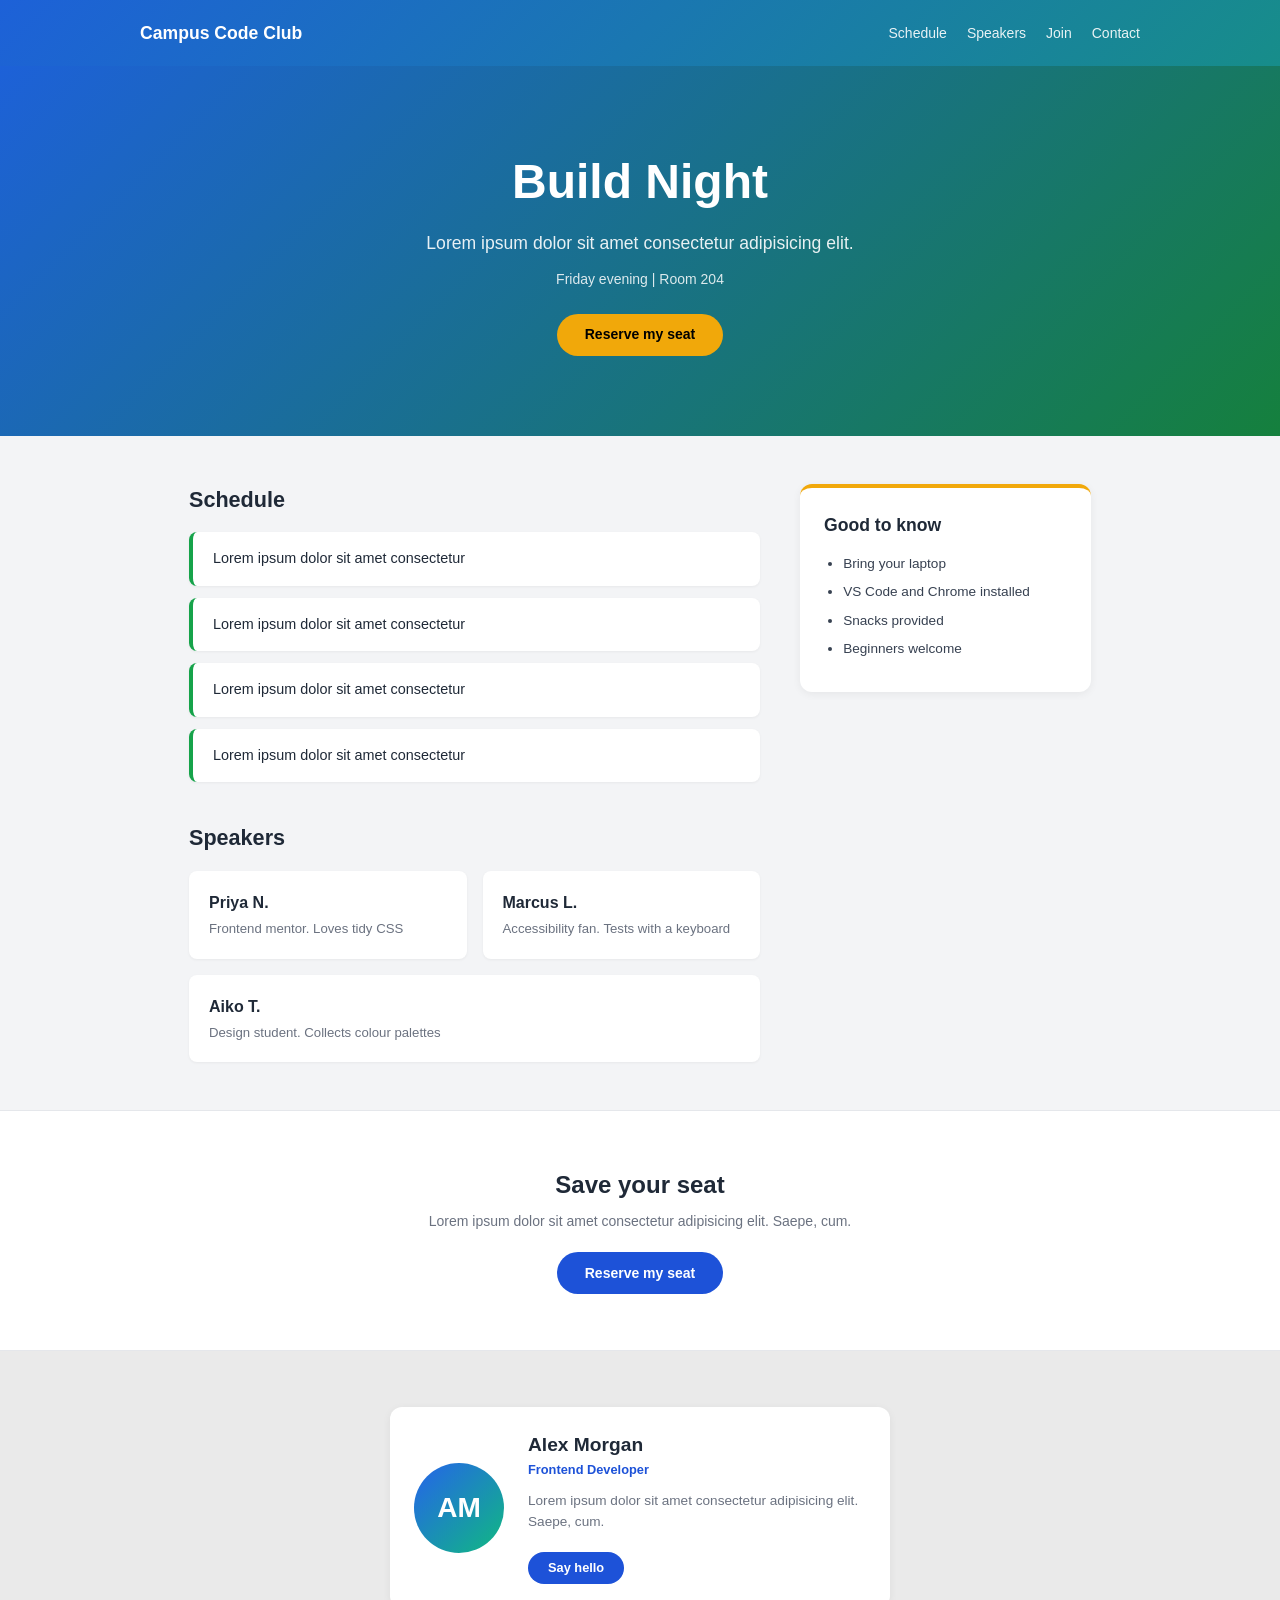
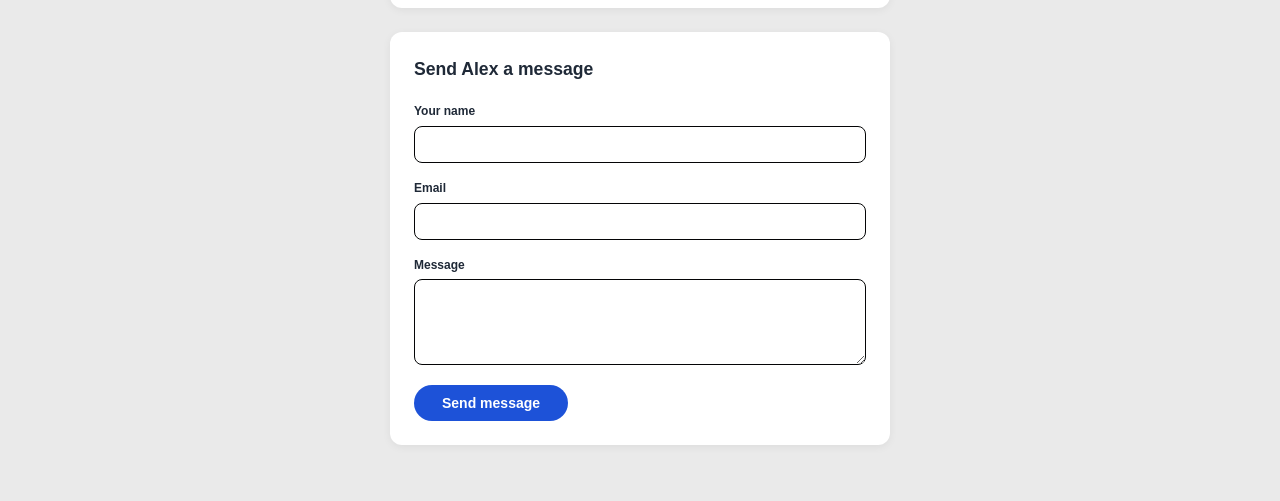
<file: session-02-css/index.html>
<!DOCTYPE html>
<html lang="en">

<head>
    <meta charset="UTF-8">
    <meta name="viewport" content="width=device-width, initial-scale=1.0">
    <title>Task 2</title>
    <link rel="stylesheet" href="style.css">
</head>

<body>

    <!-- nav -->
    <header class="navbar">
        <div class="nav-container">
            <div class="logo">Campus Code Club</div>
            <nav class="nav-links">
                <a href="#schedule">Schedule</a>
                <a href="#speakers">Speakers</a>
                <a href="#join">Join</a>
                <a href="#contact">Contact</a>
            </nav>
        </div>
    </header>

    <!-- hero -->
    <section class="hero">
        <div class="hero-content">
            <h1>Build Night</h1>
            <p class="hero-desc">
                Lorem ipsum dolor sit amet consectetur adipisicing elit.
            </p>
            <p class="hero-time">Friday evening | Room 204</p>
            <a href="#save-seat" class="btn btn-yellow">Reserve my seat</a>
        </div>
    </section>

    <!-- main -->
    <main class="main-layout">

        <!-- left column-->
        <div class="main-left">

            <!-- schedule -->
            <section id="schedule" class="section">
                <h2 class="section-title">Schedule</h2>
                <div class="schedule-list">
                    <div class="schedule-card">Lorem ipsum dolor sit amet consectetur</div>
                    <div class="schedule-card">Lorem ipsum dolor sit amet consectetur</div>
                    <div class="schedule-card">Lorem ipsum dolor sit amet consectetur</div>
                    <div class="schedule-card">Lorem ipsum dolor sit amet consectetur</div>
                </div>
            </section>

            <!-- speakers -->
            <section id="speakers" class="section">
                <h2 class="section-title">Speakers</h2>
                <div class="speakers-grid">
                    <div class="speaker-card">
                        <h3>Priya N.</h3>
                        <p>Frontend mentor. Loves tidy CSS</p>
                    </div>
                    <div class="speaker-card">
                        <h3>Marcus L.</h3>
                        <p>Accessibility fan. Tests with a keyboard</p>
                    </div>
                    <div class="speaker-card full-width">
                        <h3>Aiko T.</h3>
                        <p>Design student. Collects colour palettes</p>
                    </div>
                </div>
            </section>
        </div>

        <!-- right column -->
        <aside class="main-right">
            <div class="card card-sidebar">
                <div class="top-bar-orange"></div>
                <h3>Good to know</h3>
                <ul>
                    <li>Bring your laptop</li>
                    <li>VS Code and Chrome installed</li>
                    <li>Snacks provided</li>
                    <li>Beginners welcome</li>
                </ul>
            </div>
        </aside>
    </main>

    <!-- section -->
    <section id="save-seat" class="save-seat-section">
        <h2>Save your seat</h2>
        <p>Lorem ipsum dolor sit amet consectetur adipisicing elit. Saepe, cum.</p>
        <a href="#" class="btn btn-blue">Reserve my seat</a>
    </section>

    <!-- footer-->
    <footer class="footer-section">
        <div class="footer-container">

            <!-- profile -->
            <div class="card profile-card">
                <div class="avatar">AM</div>
                <h3>Alex Morgan</h3>
                <p class="role">Frontend Developer</p>
                <p class="bio">
                   Lorem ipsum dolor sit amet consectetur adipisicing elit. Saepe, cum.
                </p>
                <a href="#" class="btn btn-blue btn-sm">Say hello</a>
            </div>

            <!-- form -->
            <div class="card contact-card">
                <h3>Send Alex a message</h3>
                <form action="#" method="POST" class="contact-form">
                    <div class="form-group">
                        <label for="name">Your name</label>
                        <input type="text" id="name" name="name" placeholder="" required>
                    </div>
                    <div class="form-group">
                        <label for="email">Email</label>
                        <input type="email" id="email" name="email" placeholder="" required>
                    </div>
                    <div class="form-group">
                        <label for="message">Message</label>
                        <textarea id="message" name="message" rows="4" required></textarea>
                    </div>
                    <button type="submit" class="btn btn-blue">Send message</button>
                </form>
            </div>

        </div>
    </footer>

</body>

</html>
</file>
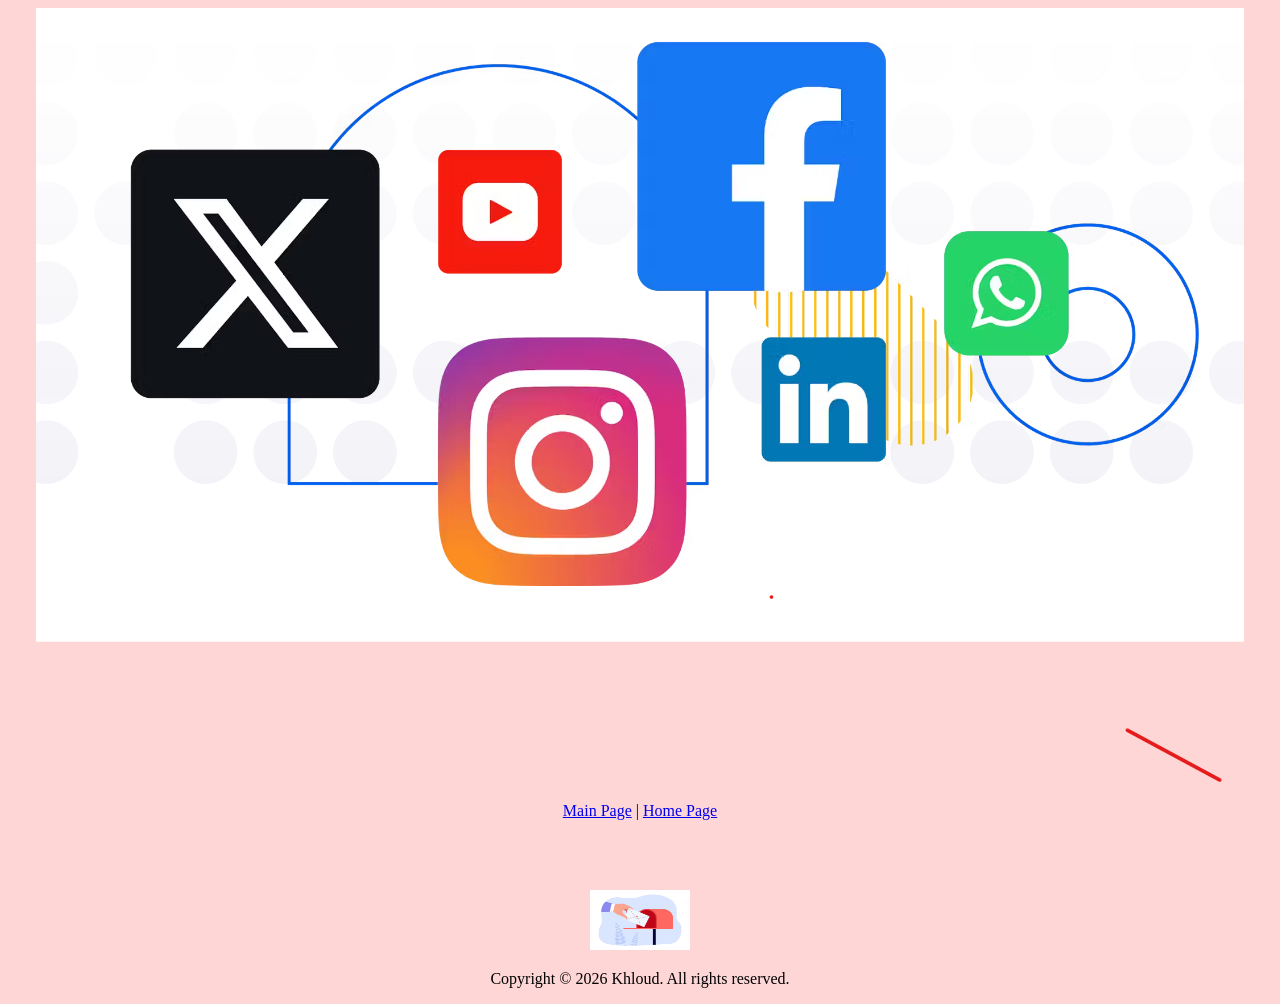
<file: session-01-html/contacts.html>
<!DOCTYPE html>
<html lang="en">

<head>
  <meta charset="UTF-8">
  <title>Contact Us</title>
</head>

<body bgcolor="#ffd6d6" align = "center">

    <img src="imgs/socialmedia.png" alt="social media icons" usemap="#socialmap">
    <map name="socialmap">
<area target="_blank" alt="YouTube" title="YouTube" href="https://www.youtube.com" coords="402,142,525,270" shape="rect">
<area target="_blank" alt="X" title="X" href="https://x.com" coords="95,138,340,389" shape="rect">
      <area target="_blank" alt="Facebook" title="Facebook" href="https://www.facebook.com" coords="604,42,846,278" shape="rect">
      <area target="_blank" alt="Instagram" title="Instagram" href="https://www.instagram.com" coords="404,337,643,571" shape="rect">
      <area target="_blank" alt="LinkedIn" title="LinkedIn" href="https://www.linkedin.com" coords="729,329,846,452" shape="rect">
      <area target="_blank" alt="WhatsApp" title="WhatsApp" href="https://www.whatsapp.com" coords="914,226,1031,346" shape="rect">
    </map>

    <p><a href="main.html">Main Page</a> | <a href="home.html">Home Page</a></p>
    <br><br><br>
    <a href="mailto:khloud@gdg.com"><img src="imgs/sendmail.png" alt="send mail to the owner" width="100" height="60"></a>
    <br>
    <p size="1">Copyright &copy; 2026 Khloud. All rights reserved.</p>

</body>

</html>
</file>
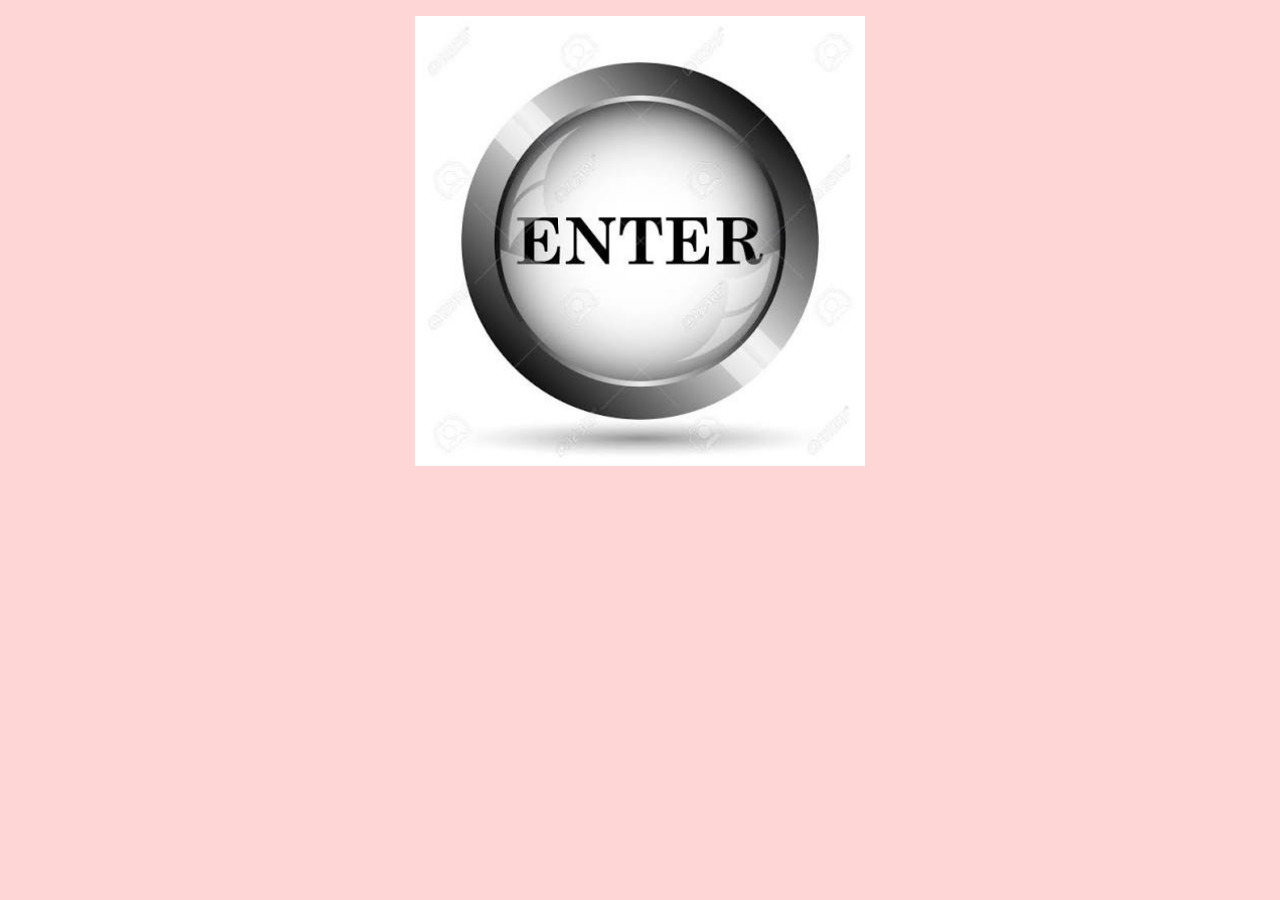
<file: session-01-html/home.html>
<!DOCTYPE html>
<html lang="en">

<head>
    <meta charset="UTF-8">
    <title>Home</title>
</head>

<body bgcolor="#ffd6d6" align="center">

    <p>
        <a href="main.html"><img src="imgs/enter.png" alt="Enter the website" width="450" height="450"></a>
    </p>

</body>

</html>
</file>
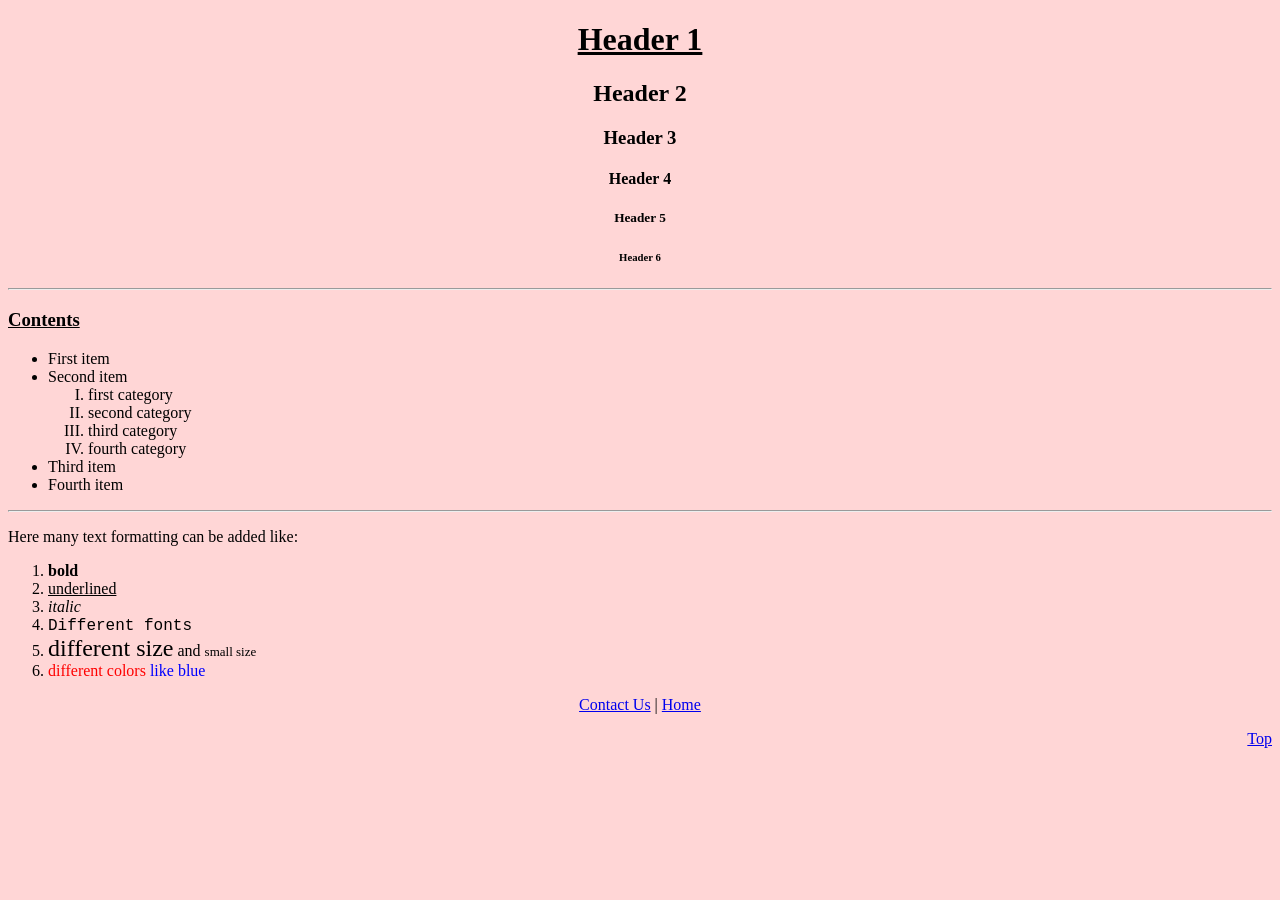
<file: session-01-html/main.html>
<!DOCTYPE html>
<html lang="en">

<head>
    <meta charset="UTF-8">
    <title>Main</title>
</head>

<body bgcolor="#ffd6d6">
    <a id="top"></a>
    <h1 align="center"><u>Header 1</u></h1>
    <h2 align="center">Header 2</h2>
    <h3 align="center">Header 3</h3>
    <h4 align="center">Header 4</h4>
    <h5 align="center">Header 5</h5>
    <h6 align="center">Header 6</h6>
    <hr>
    <h3><u>Contents</u></h3>
    <ul>
        <li>First item</li>
        <li>Second item
            <ol type="I">
                <li>first category</li>
                <li>second category</li>
                <li>third category</li>
                <li>fourth category</li>
            </ol>
        </li>
        <li>Third item</li>
        <li>Fourth item</li>
    </ul>
    <hr>
    <p>Here many text formatting can be added like:</p>
    <ol>
        <li><b>bold</b></li>
        <li><u>underlined</u></li>
        <li><i>italic</i></li>
        <li>
            <font face="Courier New">Different fonts</font>
        </li>
        <li>
            <font size="5">different size</font> and <font size="2">small size</font>
        </li>
        <li>
            <font color="red">different colors</font>
            <font color="blue">like blue</font>
        </li>
    </ol>
    <p align="center"><a href="contacts.html">Contact Us</a> | <a href="home.html">Home</a></p>
    <p align="right"><a href="#top">Top</a></p>
</body>

</html>
</file>
<file: session-02-css/style.css>
/* ==========================
   GLOBAL
   ========================== */

* {
    margin: 0;
    padding: 0;
    box-sizing: border-box;
}

body {
    font-family: Arial, sans-serif;
    color: #1f2937;
    background-color: #f3f4f6;
    line-height: 1.5;
}


/* ==========================
   NAV
   ========================== */

.navbar {
    background: linear-gradient(135deg, #1d61d8, #178d8a);
    color: white;
    padding: 1.25rem 2rem;
}

.nav-container {
    max-width: 1000px;
    margin: 0 auto;
    display: flex;
    flex-wrap: wrap;
    justify-content: space-between;
    align-items: center;
    gap: 1rem;
}

.logo {
    font-weight: bold;
    font-size: 1.1rem;
}

.nav-links {
    display: flex;
    flex-wrap: wrap;
    gap: 1.25rem;
}

.nav-links a {
    color: white;
    text-decoration: none;
    font-size: 0.875rem;
    opacity: 0.9;
}


/* ==========================
   HERO
   ========================== */

.hero {
    background: linear-gradient(135deg, #1d61d8, #15803d);
    color: white;
    text-align: center;
    padding: 5rem 1.5rem;
}

.hero-content {
    max-width: 600px;
    margin: 0 auto;
    display: flex;
    flex-direction: column;
    align-items: center;
}

.hero h1 {
    font-size: 3rem;
    font-weight: 800;
    margin-bottom: 0.75rem;
}

.hero-desc {
    font-size: 1.1rem;
    opacity: 0.9;
    margin-bottom: 0.75rem;
    max-width: 480px;
}

.hero-time {
    font-size: 0.875rem;
    opacity: 0.85;
    margin-bottom: 1.5rem;
}


/* ==========================
   BUTTONS
   ========================== */

.btn {
    display: inline-block;
    padding: 0.65rem 1.75rem;
    border: none;
    border-radius: 50px;
    font-weight: bold;
    font-size: 0.875rem;
    text-decoration: none;
    text-align: center;
    cursor: pointer;
}

.btn-yellow {
    background-color: #f1a80a;
    color: black;
}

.btn-blue {
    background-color: #1d52d8;
    color: white;
}

.btn-sm {
    padding: 0.4rem 1.25rem;
    font-size: 0.8rem;
}


/* ==========================
   MAIN
   ========================== */

.main-layout {
    max-width: 950px;
    margin: 0 auto;
    padding: 3rem 1.5rem;
    display: flex;
    flex-wrap: wrap;
    gap: 2.5rem;
}

.main-left {
    flex: 1 1 520px;
    display: flex;
    flex-direction: column;
    gap: 2.5rem;
}

.main-right {
    flex: 1 1 240px;
}

.section-title {
    font-size: 1.35rem;
    font-weight: bold;
    margin-bottom: 1rem;
}


/* ==========================
   SCHEDULE
   ========================== */

.schedule-list {
    display: flex;
    flex-direction: column;
    gap: 0.75rem;
}

.schedule-card {
    background-color: white;
    padding: 1rem 1.25rem;
    border-radius: 8px;
    border-left: 4px solid #16a34a;
    font-size: 0.9rem;
    box-shadow: 0 1px 3px rgba(0, 0, 0, 0.05);
}


/* ==========================
   SPEAKERS
   ========================== */

.speakers-grid {
    display: flex;
    flex-wrap: wrap;
    gap: 1rem;
}

.speaker-card {
    background-color: white;
    padding: 1.25rem;
    border-radius: 8px;
    flex: 1 1 220px;
    box-shadow: 0 1px 3px rgba(0, 0, 0, 0.05);
}


.full-width {
    flex: 1 1 100%;
}

.speaker-card h3 {
    font-size: 1rem;
    margin-bottom: 0.25rem;
}

.speaker-card p {
    font-size: 0.825rem;
    color: #6b7280;
}


/* ==========================
   CARD
   ========================== */

.card {
    background-color: white;
    border-radius: 12px;
    padding: 1.5rem;
    box-shadow: 0 2px 8px rgba(0, 0, 0, 0.06);
}

.card-sidebar {
    border-top: 4px solid #f1a80a;
}

.card-sidebar h3 {
    font-size: 1.1rem;
    margin-bottom: 1rem;
}

.card-sidebar ul {
    list-style-type: disc;
    padding-left: 1.2rem;
}

.card-sidebar li {
    font-size: 0.85rem;
    margin-bottom: 0.5rem;
    color: #374151;
}


/* ==========================
   9. CALL TO ACTION
   ========================== */

.save-seat-section {
    background-color: white;
    text-align: center;
    padding: 3.5rem 1.5rem;
    border-top: 1px solid #e5e7eb;
    border-bottom: 1px solid #e5e7eb;
}

.save-seat-section h2 {
    font-size: 1.5rem;
    margin-bottom: 0.5rem;
}

.save-seat-section p {
    font-size: 0.875rem;
    color: #6b7280;
    margin-bottom: 1.25rem;
}


/* ==========================
   FOOTER
   ========================== */

.footer-section {
    background-color: #eaeaea;
    padding: 3.5rem 1.5rem;
}

.footer-container {
    max-width: 500px;
    margin: 0 auto;
    display: flex;
    flex-direction: column;
    gap: 1.5rem;
}

/* profile */
.profile-card {
    display: grid;
    grid-template-columns: 90px 1fr;  
    column-gap: 1.5rem;
    text-align: left;
}

.avatar {
    grid-row: 1 / span 4;  
    align-self: center;     
    width: 90px;
    height: 90px;
    border-radius: 50%;
    background: linear-gradient(135deg, #2563eb, #10b981);
    color: white;
    display: flex;
    align-items: center;
    justify-content: center;
    font-size: 1.75rem;
    font-weight: bold;
}

.profile-card h3 {
    font-size: 1.2rem;
}

.profile-card .role {
    font-size: 0.8rem;
    color: #1d52d8;
    font-weight: 600;
    margin-bottom: 0.75rem;
}

.profile-card .bio {
    font-size: 0.85rem;
    color: #6b7280;
    margin-bottom: 1.25rem;
    
}
.profile-card .btn {
    justify-self: start;
}

/* form */
.contact-card h3 {
    font-size: 1.1rem;
    margin-bottom: 1.25rem;
}

.contact-form {
    display: flex;
    flex-direction: column;
    gap: 1rem;
}

.form-group {
    display: flex;
    flex-direction: column;
    gap: 0.35rem;
    text-align: left;
}

.form-group label {
    font-size: 0.75rem;
    font-weight: 600;
}

.form-group input,
.form-group textarea {
    width: 100%;
    padding: 0.6rem 0.75rem;
    border: 1px solid #040506;
    border-radius: 8px;
    font-family: inherit;
    font-size: 0.875rem;
    outline: none;
    background-color: white;
}

.contact-form .btn {
    align-self: flex-start;
    margin-top: 0.25rem;
}


/* ==========================
   phones
   ========================== */

@media (max-width: 600px) {
    .hero {
        padding: 3rem 1.5rem;
    }

    .hero h1 {
        font-size: 2rem;
    }

    .hero-desc {
        font-size: 0.95rem;
    }

    .profile-card {
        grid-template-columns: 1fr;
        text-align: center;
    }

    .avatar {
        grid-row: auto;
        justify-self: center;
        margin-bottom: 1rem;
    }

    .profile-card .btn {
        justify-self: stretch;
    }
}
</file>
